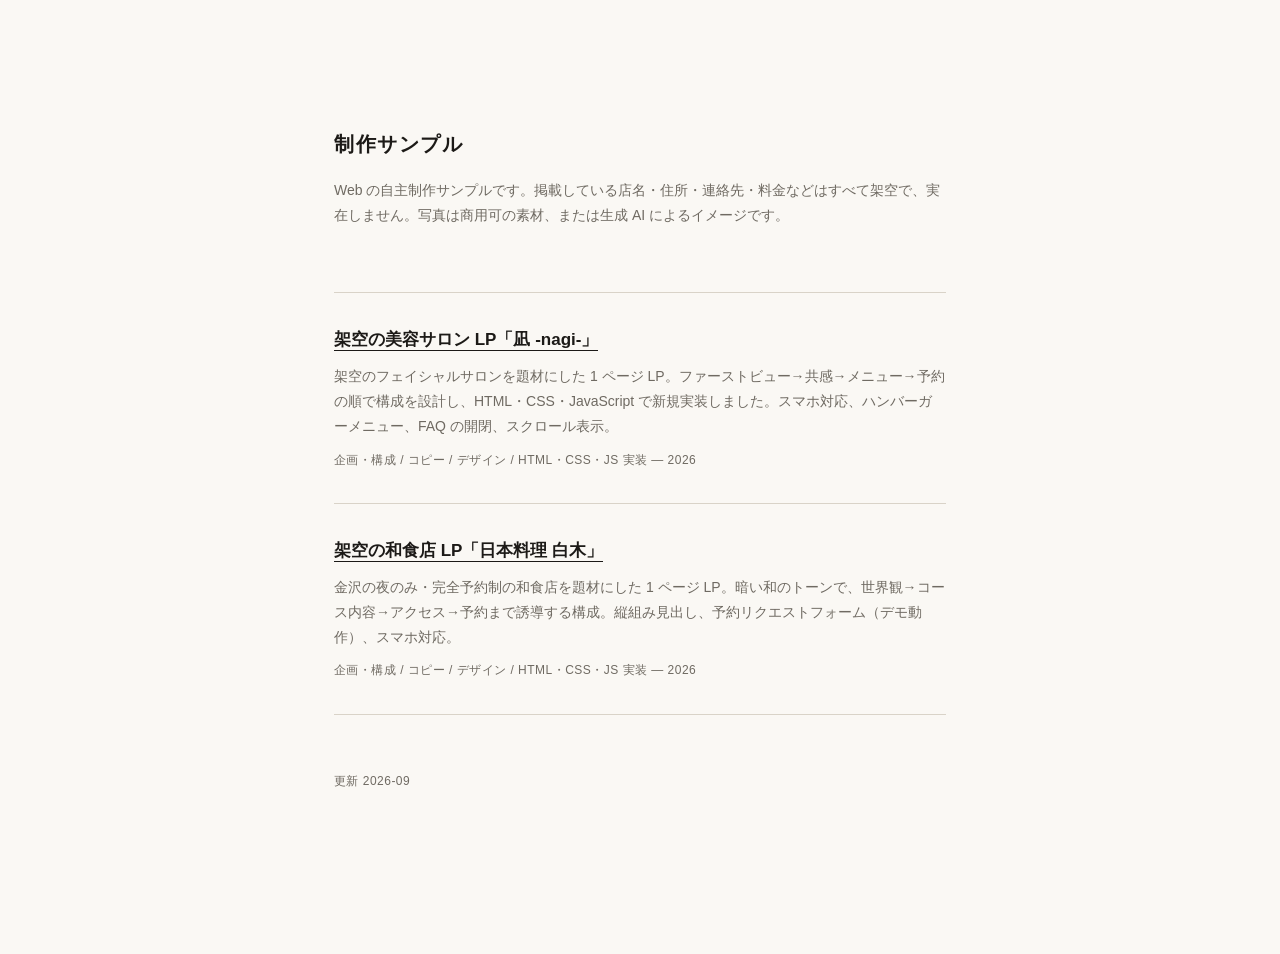
<file: index.html>
<!DOCTYPE html>
<html lang="ja">
<head>
<meta charset="UTF-8">
<meta name="viewport" content="width=device-width, initial-scale=1">
<meta name="robots" content="noindex">
<title>制作サンプル</title>
<style>
  :root {
    --bg: #faf8f4;
    --fg: #1c1a17;
    --muted: #6f6a62;
    --rule: #d9d3c8;
    --link: #1c1a17;
  }
  @media (prefers-color-scheme: dark) {
    :root {
      --bg: #16150f;
      --fg: #e9e4d8;
      --muted: #9a9384;
      --rule: #38352c;
      --link: #e9e4d8;
    }
  }
  * { box-sizing: border-box; }
  html { -webkit-text-size-adjust: 100%; }
  body {
    margin: 0;
    background: var(--bg);
    color: var(--fg);
    font-family: -apple-system, BlinkMacSystemFont, "Hiragino Kaku Gothic ProN", "Hiragino Sans", "Noto Sans JP", "Yu Gothic", Meiryo, sans-serif;
    line-height: 1.8;
    font-size: 16px;
  }
  .wrap {
    max-width: 660px;
    margin: 0 auto;
    padding: 14vh 24px 18vh;
  }
  header { margin-bottom: 64px; }
  h1 {
    font-size: 20px;
    font-weight: 600;
    letter-spacing: 0.08em;
    margin: 0 0 16px;
  }
  header p {
    margin: 0;
    color: var(--muted);
    font-size: 14px;
  }
  .work {
    padding: 32px 0;
    border-top: 1px solid var(--rule);
  }
  .work:last-of-type { border-bottom: 1px solid var(--rule); }
  .work h2 {
    font-size: 17px;
    font-weight: 600;
    margin: 0 0 8px;
  }
  .work h2 a {
    color: var(--link);
    text-decoration: none;
    border-bottom: 1px solid var(--fg);
    padding-bottom: 1px;
  }
  .work h2 a:hover { opacity: 0.6; }
  .work p {
    margin: 0;
    color: var(--muted);
    font-size: 14px;
  }
  .work .meta {
    margin-top: 10px;
    font-size: 12px;
    letter-spacing: 0.04em;
    color: var(--muted);
  }
  footer {
    margin-top: 56px;
    color: var(--muted);
    font-size: 12px;
    letter-spacing: 0.04em;
  }
</style>
</head>
<body>
<div class="wrap">
  <header>
    <h1>制作サンプル</h1>
    <p>Web の自主制作サンプルです。掲載している店名・住所・連絡先・料金などはすべて架空で、実在しません。写真は商用可の素材、または生成 AI によるイメージです。</p>
  </header>

  <main>
    <article class="work">
      <h2><a href="nagi/">架空の美容サロン LP「凪 -nagi-」</a></h2>
      <p>架空のフェイシャルサロンを題材にした 1 ページ LP。ファーストビュー→共感→メニュー→予約の順で構成を設計し、HTML・CSS・JavaScript で新規実装しました。スマホ対応、ハンバーガーメニュー、FAQ の開閉、スクロール表示。</p>
      <p class="meta">企画・構成 / コピー / デザイン / HTML・CSS・JS 実装 — 2026</p>
    </article>

    <article class="work">
      <h2><a href="shiraki/">架空の和食店 LP「日本料理 白木」</a></h2>
      <p>金沢の夜のみ・完全予約制の和食店を題材にした 1 ページ LP。暗い和のトーンで、世界観→コース内容→アクセス→予約まで誘導する構成。縦組み見出し、予約リクエストフォーム（デモ動作）、スマホ対応。</p>
      <p class="meta">企画・構成 / コピー / デザイン / HTML・CSS・JS 実装 — 2026</p>
    </article>
  </main>

  <footer>更新 2026-09</footer>
</div>
</body>
</html>
</file>
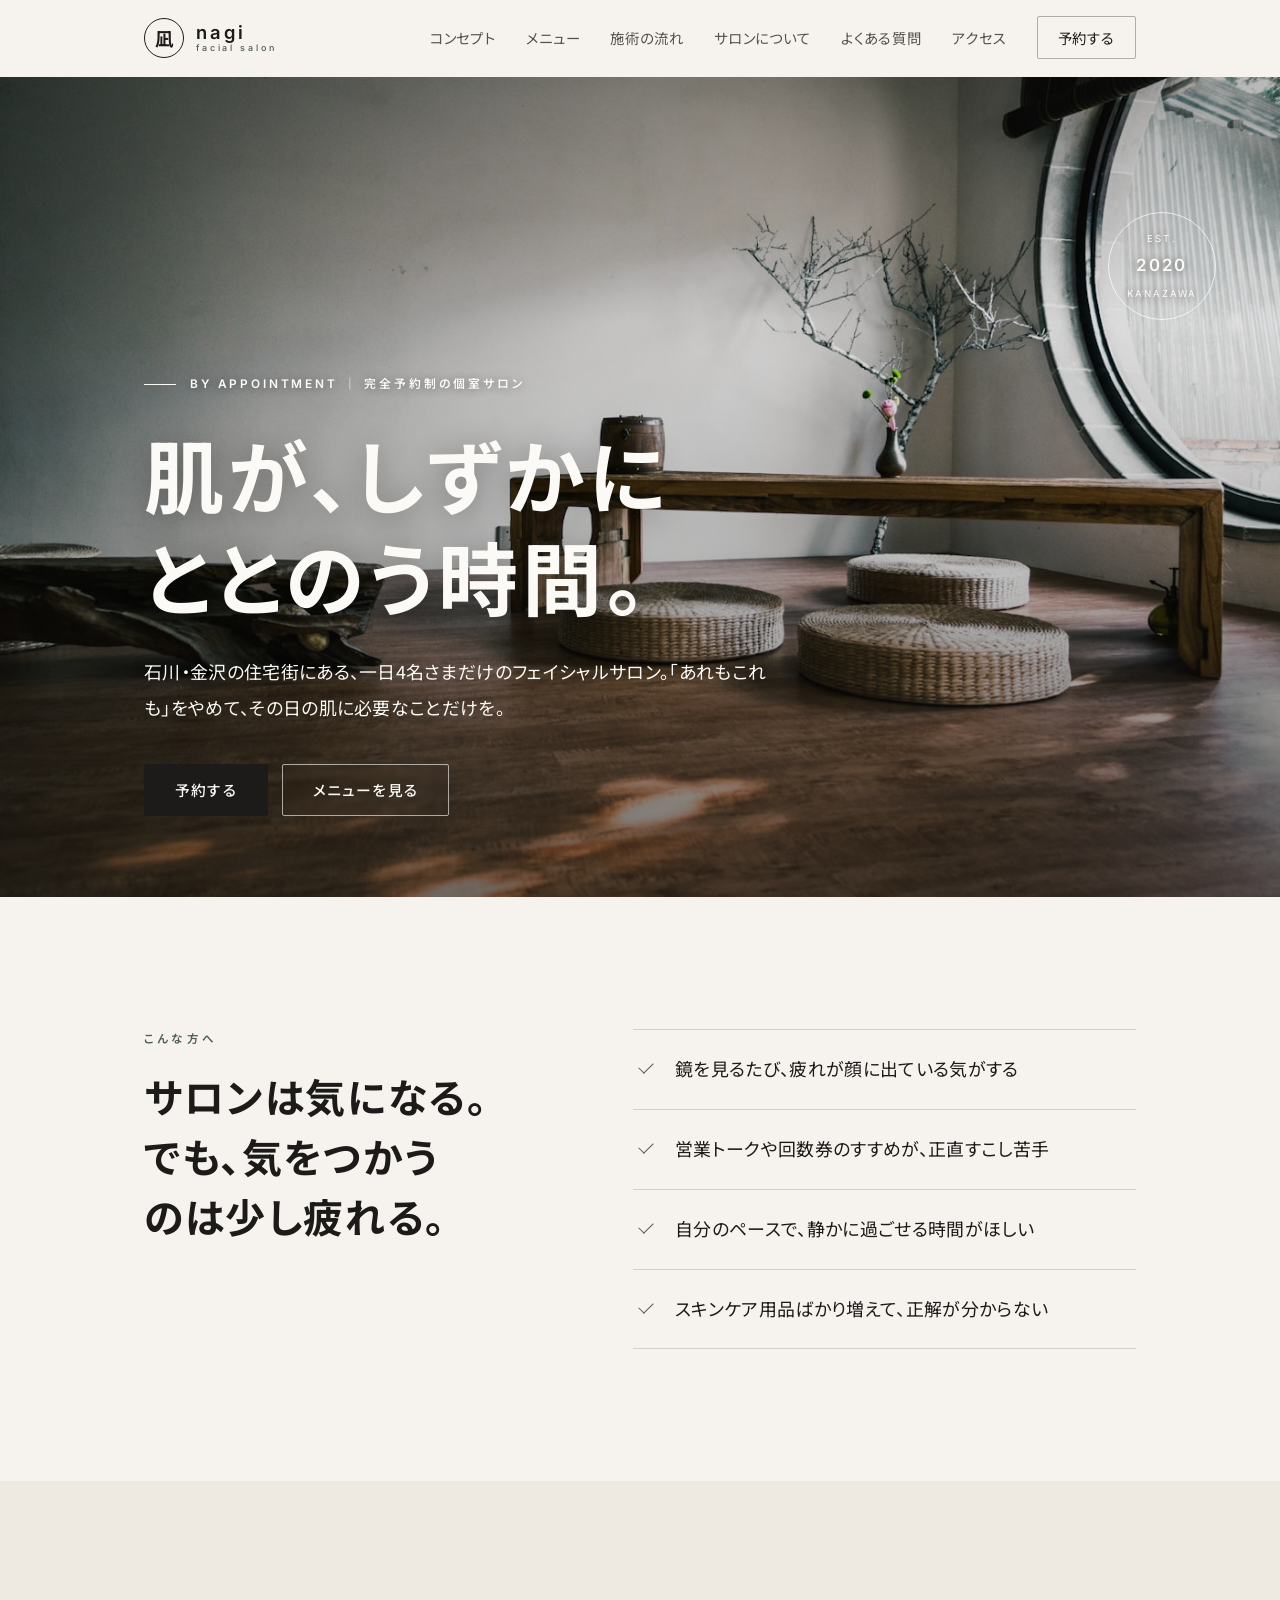
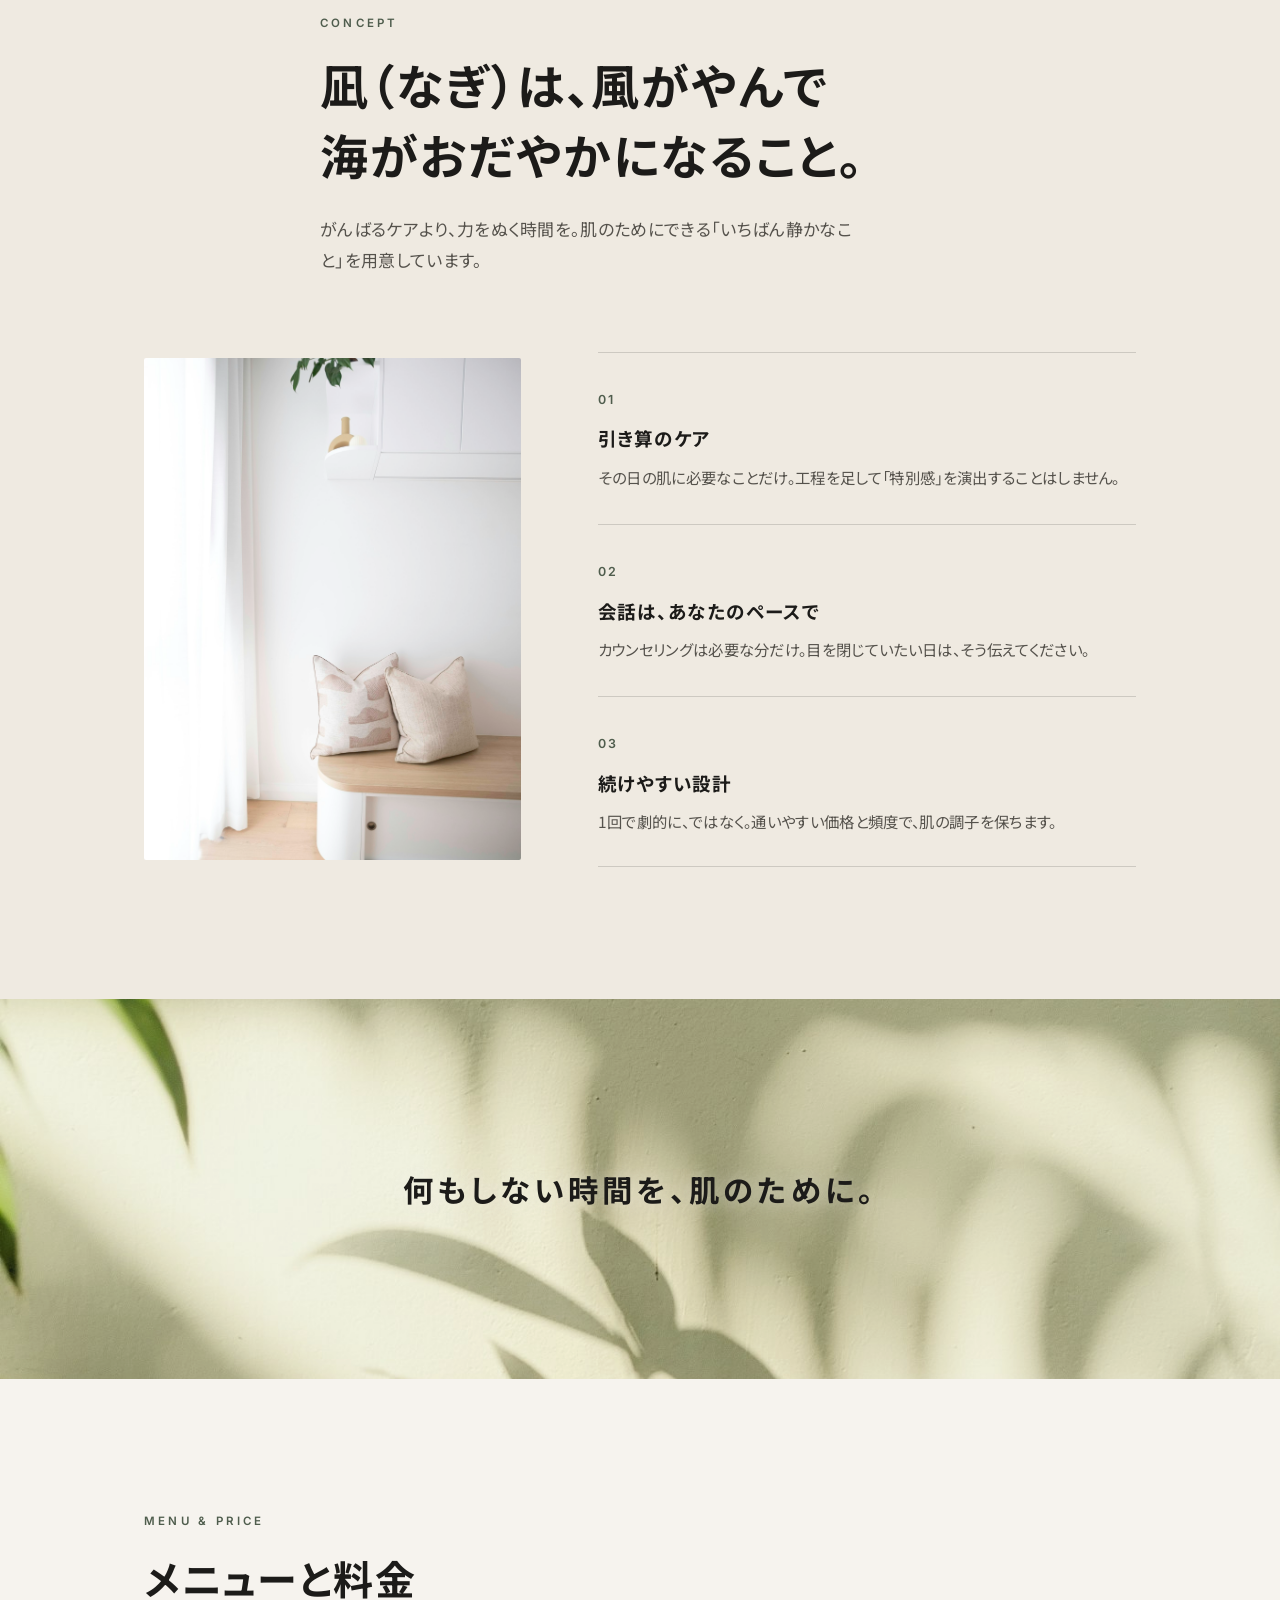
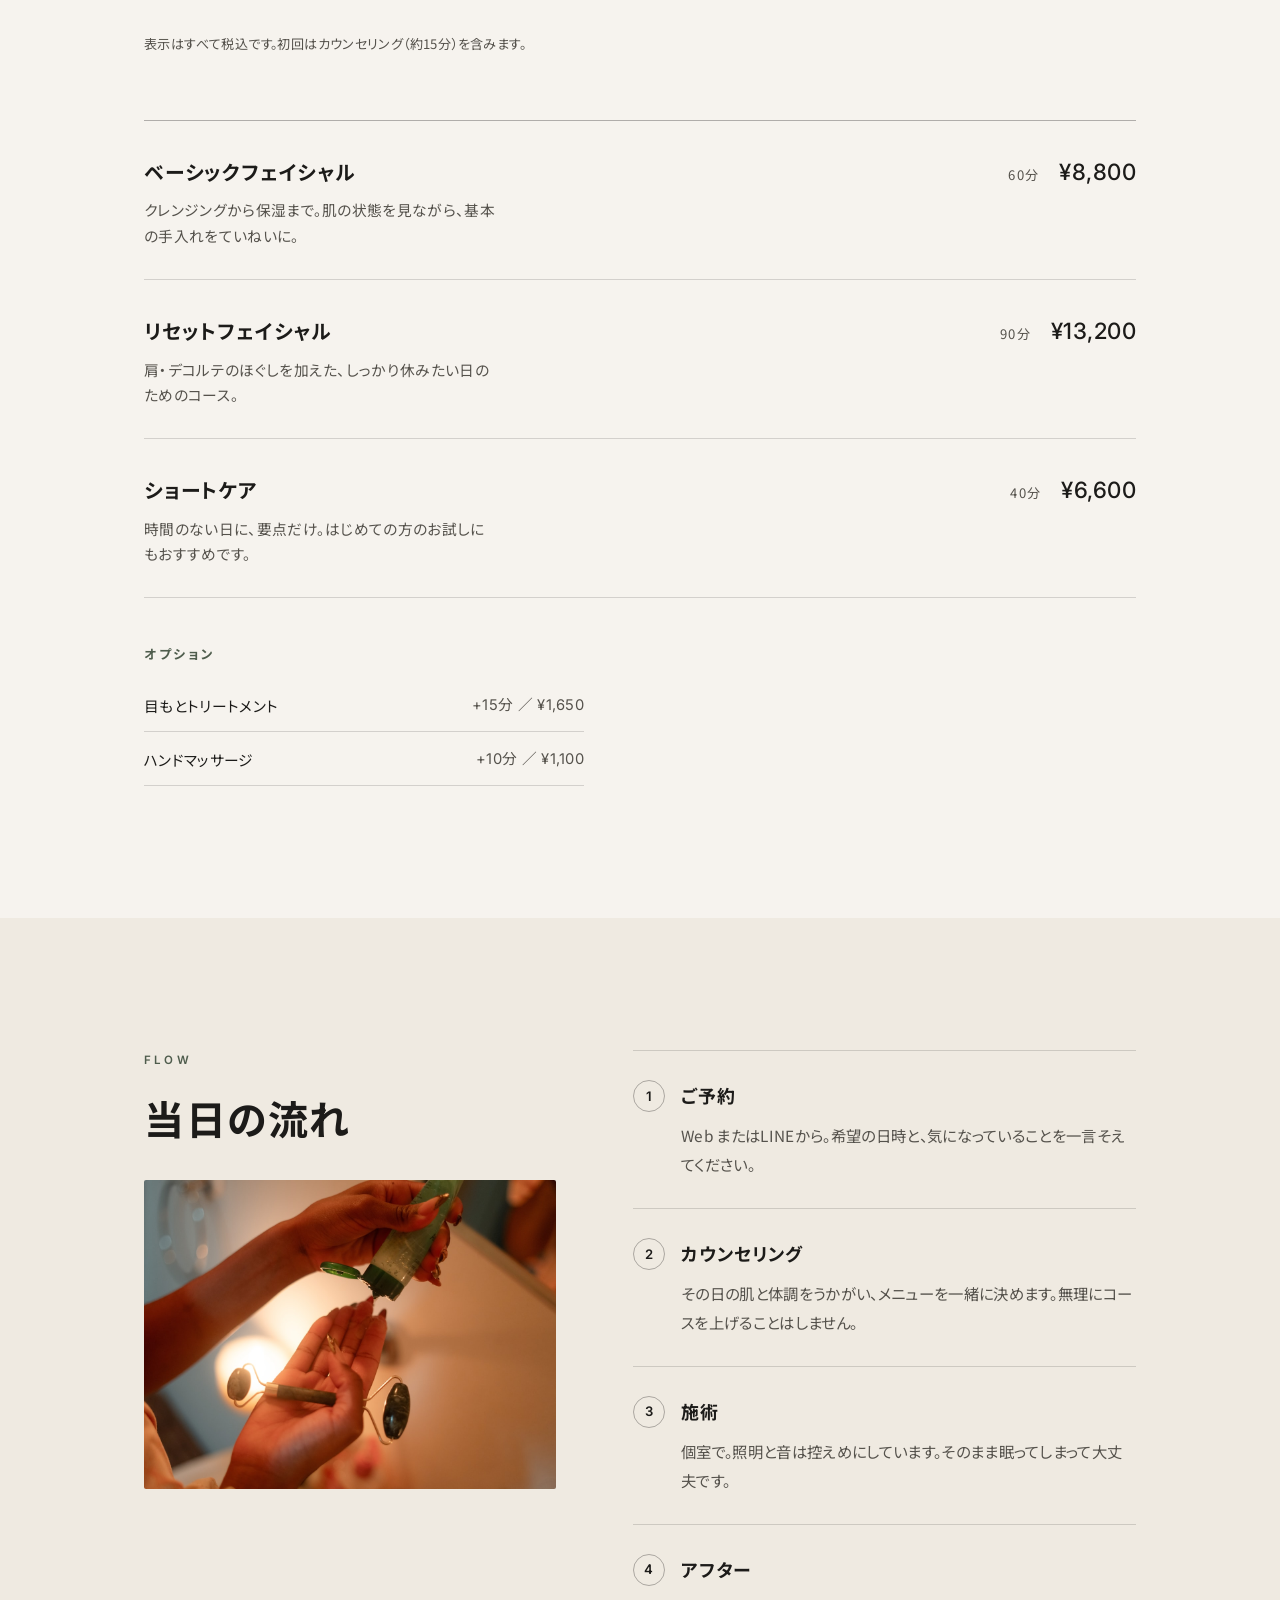
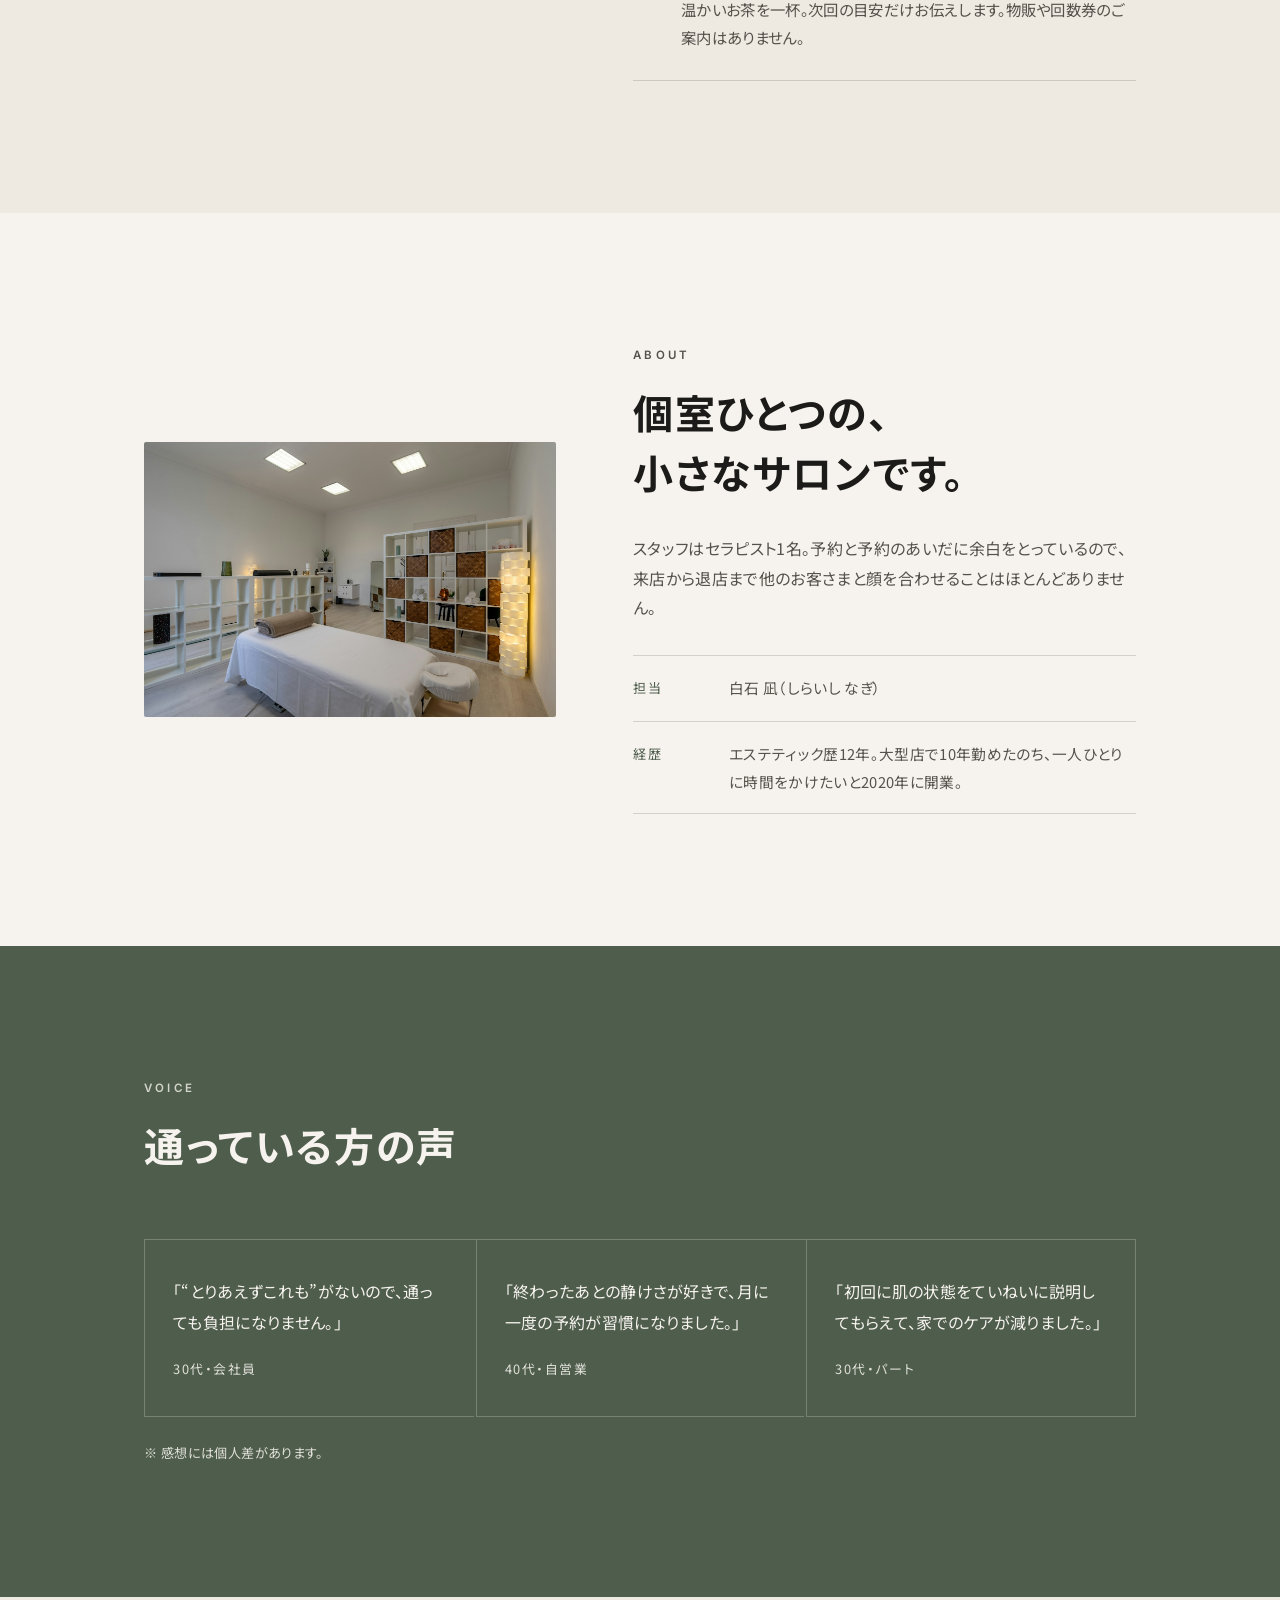
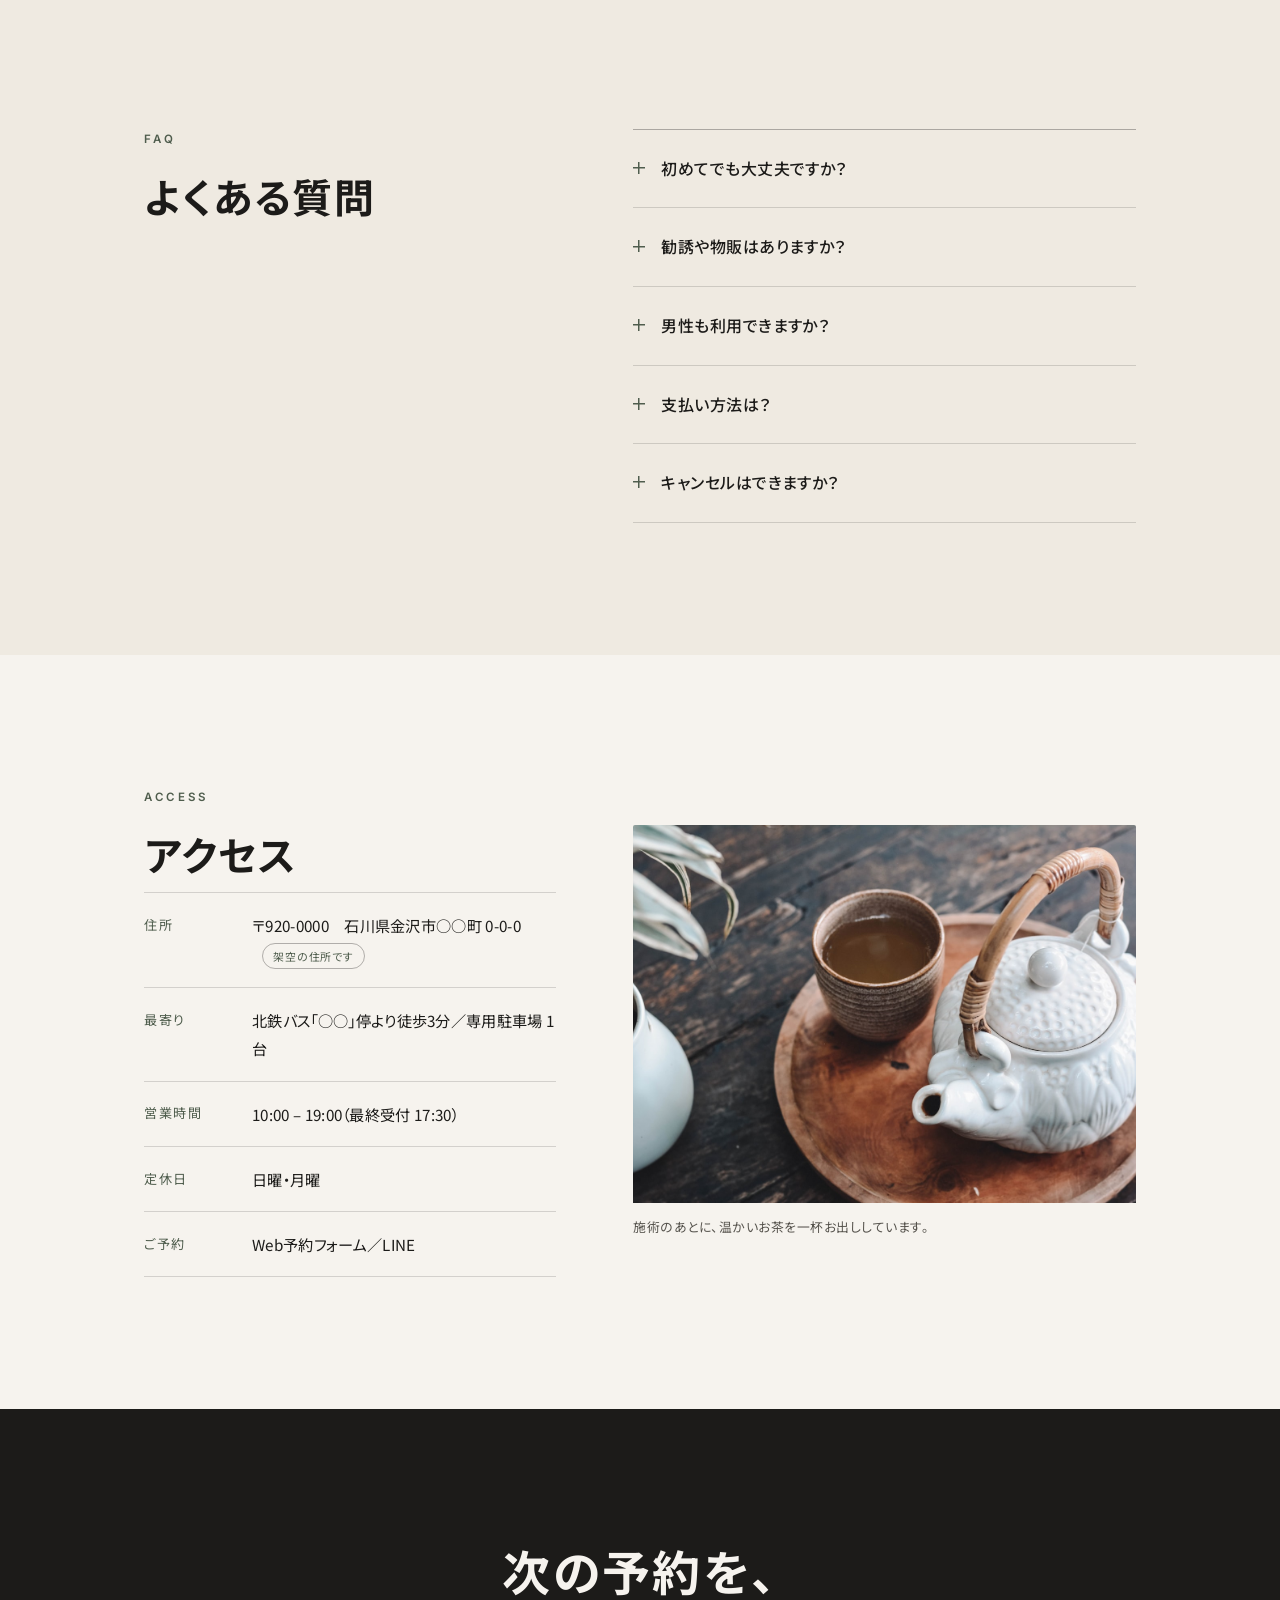
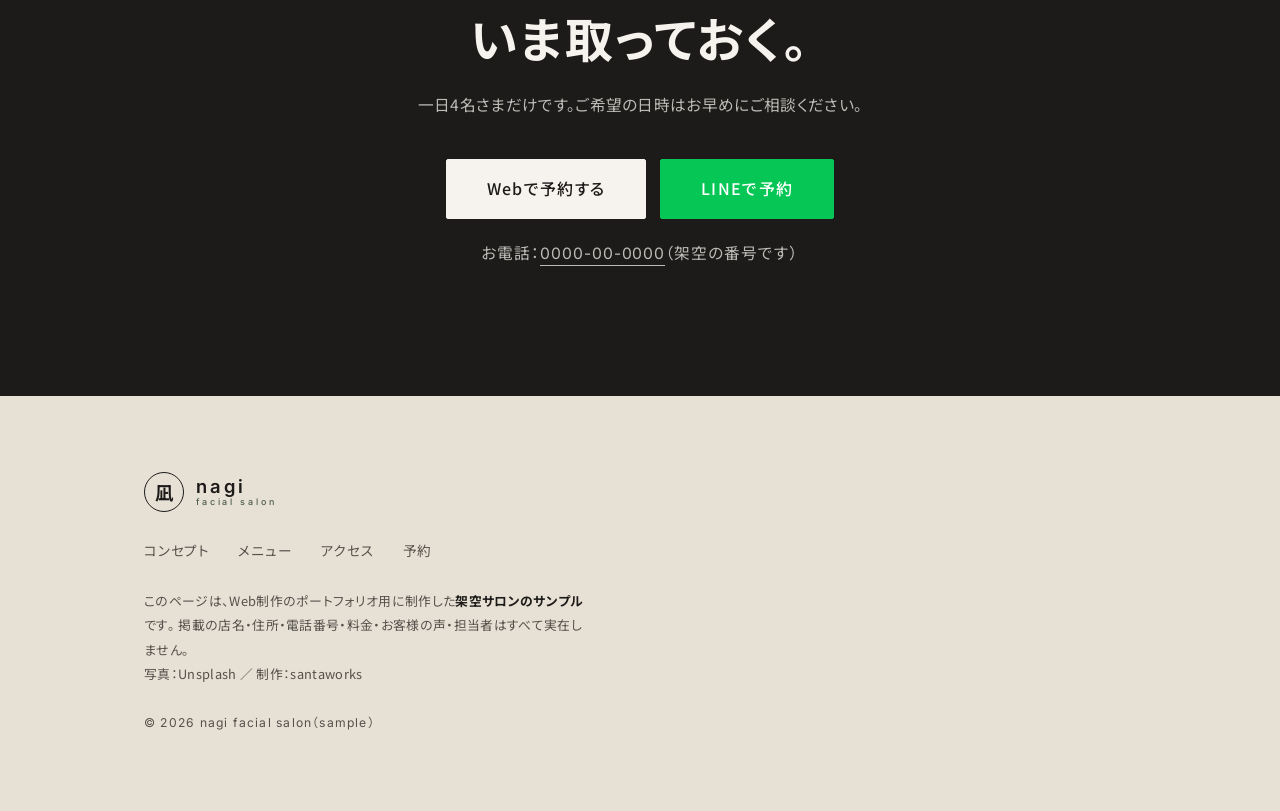
<file: nagi/index.html>
<!doctype html>
<!--
  ============================================================
  凪 -nagi- facial salon  ／  店舗系ランディングページ（サンプル）
  ------------------------------------------------------------
  ※ これはポートフォリオ用に制作した「架空サロン」のサンプルです。
     掲載の店名・住所・電話番号・料金・口コミ・担当者はすべて実在しません。
  制作: santaworks（村田）
  写真: Unsplash（商用利用可・帰属不要のライセンス）
  構成: ファーストビュー → 共感 → コンセプト → メニュー → 施術の流れ
        → サロン紹介 → お客様の声 → FAQ → アクセス → 予約CTA
  ============================================================
-->
<html lang="ja">
<head>
<meta charset="utf-8">
<meta name="viewport" content="width=device-width, initial-scale=1">
<title>凪 -nagi- ｜ 金沢の完全予約制フェイシャルサロン（サンプル）</title>
<meta name="description" content="石川・金沢の住宅街にある、一日4名さまだけの完全予約制フェイシャルサロン「凪 -nagi-」。引き算のケアで、肌がしずかにととのう時間を。（ポートフォリオ用サンプル）">
<meta name="robots" content="noindex">
<meta property="og:type" content="website">
<meta property="og:title" content="凪 -nagi- ｜ 金沢の完全予約制フェイシャルサロン">
<meta property="og:description" content="一日4名さまだけの、静かなフェイシャルサロン。引き算のケアで肌をととのえます。">
<meta property="og:locale" content="ja_JP">
<link rel="preconnect" href="https://fonts.googleapis.com">
<link rel="preconnect" href="https://fonts.gstatic.com" crossorigin>
<link href="https://fonts.googleapis.com/css2?family=Inter:wght@400;500;600&family=Noto+Sans+JP:wght@400;500;700&display=swap" rel="stylesheet">
<link rel="stylesheet" href="css/style.css">
</head>
<body>
<a class="skip-link" href="#main">本文へスキップ</a>

<header class="site-header" data-header>
  <div class="wrap header-inner">
    <a class="brand" href="#top" aria-label="凪 nagi facial salon ホーム">
      <span class="brand-mark">凪</span>
      <span class="brand-type">nagi<span class="brand-sub">facial salon</span></span>
    </a>
    <nav class="nav" aria-label="メインナビゲーション">
      <button class="nav-toggle" type="button" aria-expanded="false" aria-controls="nav-list" data-nav-toggle>
        <span class="nav-toggle-bar" aria-hidden="true"></span>
        <span class="visually-hidden">メニューを開く</span>
      </button>
      <ul class="nav-list" id="nav-list" data-nav-list>
        <li><a href="#concept">コンセプト</a></li>
        <li><a href="#menu">メニュー</a></li>
        <li><a href="#flow">施術の流れ</a></li>
        <li><a href="#salon">サロンについて</a></li>
        <li><a href="#faq">よくある質問</a></li>
        <li><a href="#access">アクセス</a></li>
        <li class="nav-cta"><a href="#reserve">予約する</a></li>
      </ul>
    </nav>
  </div>
</header>

<main id="main">
<span id="top"></span>

<!-- 1. ファーストビュー -->
<section class="hero" aria-labelledby="hero-title">
  <div class="hero-media">
    <img src="images/room2.jpg" alt="やわらかな陽が差し込む、静かなサロンの一室" fetchpriority="high" width="1600" height="1067">
    <span class="hero-scrim" aria-hidden="true"></span>
  </div>
  <div class="wrap hero-body">
    <p class="hero-kicker"><span class="rule" aria-hidden="true"></span><span class="hero-kicker-text">BY APPOINTMENT ｜ 完全予約制の個室サロン</span></p>
    <h1 id="hero-title" class="hero-title">肌が、しずかに<br>ととのう時間。</h1>
    <p class="hero-lead">石川・金沢の住宅街にある、一日4名さまだけのフェイシャルサロン。「あれもこれも」をやめて、その日の肌に必要なことだけを。</p>
    <div class="hero-actions">
      <a class="btn btn-primary" href="#reserve">予約する</a>
      <a class="btn btn-ghost" href="#menu">メニューを見る</a>
    </div>
  </div>
  <span class="hero-badge" aria-hidden="true">
    <span>EST.</span><b>2020</b><span>KANAZAWA</span>
  </span>
</section>

<!-- 2. 共感 -->
<section class="section section-empathy reveal" aria-labelledby="empathy-title">
  <div class="wrap grid-2">
    <div class="col-head">
      <p class="kicker">こんな方へ</p>
      <h2 id="empathy-title" class="h2">サロンは気になる。でも、気をつかうのは少し疲れる。</h2>
    </div>
    <ul class="checklist">
      <li>鏡を見るたび、疲れが顔に出ている気がする</li>
      <li>営業トークや回数券のすすめが、正直すこし苦手</li>
      <li>自分のペースで、静かに過ごせる時間がほしい</li>
      <li>スキンケア用品ばかり増えて、正解が分からない</li>
    </ul>
  </div>
</section>

<!-- 3. コンセプト -->
<section class="section section-concept reveal" id="concept" aria-labelledby="concept-title">
  <div class="wrap concept-top">
    <p class="kicker">CONCEPT</p>
    <h2 id="concept-title" class="h2 h2-lg">凪（なぎ）は、風がやんで海がおだやかになること。</h2>
    <p class="lead">がんばるケアより、力をぬく時間を。肌のためにできる「いちばん静かなこと」を用意しています。</p>
  </div>
  <div class="wrap concept-grid">
    <figure class="concept-figure">
      <img src="images/corner.jpg" alt="窓辺のベンチとクッション。やわらかい光" loading="lazy" width="1000" height="1500">
    </figure>
    <ol class="concept-list">
      <li>
        <span class="num">01</span>
        <h3>引き算のケア</h3>
        <p>その日の肌に必要なことだけ。工程を足して「特別感」を演出することはしません。</p>
      </li>
      <li>
        <span class="num">02</span>
        <h3>会話は、あなたのペースで</h3>
        <p>カウンセリングは必要な分だけ。目を閉じていたい日は、そう伝えてください。</p>
      </li>
      <li>
        <span class="num">03</span>
        <h3>続けやすい設計</h3>
        <p>1回で劇的に、ではなく。通いやすい価格と頻度で、肌の調子を保ちます。</p>
      </li>
    </ol>
  </div>
</section>

<!-- バンド（装飾） -->
<section class="band" aria-hidden="true">
  <img src="images/shadow.jpg" alt="" loading="lazy" width="1400" height="1867">
  <p class="band-text">何もしない時間を、肌のために。</p>
</section>

<!-- 4. メニュー & 料金 -->
<section class="section section-menu reveal" id="menu" aria-labelledby="menu-title">
  <div class="wrap">
    <div class="section-head">
      <p class="kicker">MENU &amp; PRICE</p>
      <h2 id="menu-title" class="h2">メニューと料金</h2>
      <p class="note">表示はすべて税込です。初回はカウンセリング（約15分）を含みます。</p>
    </div>
    <div class="menu-list">
      <article class="menu-item">
        <div class="menu-item-main">
          <h3>ベーシックフェイシャル</h3>
          <p>クレンジングから保湿まで。肌の状態を見ながら、基本の手入れをていねいに。</p>
        </div>
        <div class="menu-item-meta">
          <span class="time">60分</span>
          <span class="price">¥8,800</span>
        </div>
      </article>
      <article class="menu-item">
        <div class="menu-item-main">
          <h3>リセットフェイシャル</h3>
          <p>肩・デコルテのほぐしを加えた、しっかり休みたい日のためのコース。</p>
        </div>
        <div class="menu-item-meta">
          <span class="time">90分</span>
          <span class="price">¥13,200</span>
        </div>
      </article>
      <article class="menu-item">
        <div class="menu-item-main">
          <h3>ショートケア</h3>
          <p>時間のない日に、要点だけ。はじめての方のお試しにもおすすめです。</p>
        </div>
        <div class="menu-item-meta">
          <span class="time">40分</span>
          <span class="price">¥6,600</span>
        </div>
      </article>
    </div>
    <div class="menu-option">
      <h3>オプション</h3>
      <ul>
        <li><span>目もとトリートメント</span><span>+15分 ／ ¥1,650</span></li>
        <li><span>ハンドマッサージ</span><span>+10分 ／ ¥1,100</span></li>
      </ul>
    </div>
  </div>
</section>

<!-- 5. 施術の流れ -->
<section class="section section-flow reveal" id="flow" aria-labelledby="flow-title">
  <div class="wrap grid-2 flow-grid">
    <div class="col-head">
      <p class="kicker">FLOW</p>
      <h2 id="flow-title" class="h2">当日の流れ</h2>
      <figure class="flow-figure">
        <img src="images/hands.jpg" alt="手のひらに美容液をとる様子" loading="lazy" width="1400" height="933">
      </figure>
    </div>
    <ol class="steps">
      <li>
        <h3><span class="step-no">1</span>ご予約</h3>
        <p>Web またはLINEから。希望の日時と、気になっていることを一言そえてください。</p>
      </li>
      <li>
        <h3><span class="step-no">2</span>カウンセリング</h3>
        <p>その日の肌と体調をうかがい、メニューを一緒に決めます。無理にコースを上げることはしません。</p>
      </li>
      <li>
        <h3><span class="step-no">3</span>施術</h3>
        <p>個室で。照明と音は控えめにしています。そのまま眠ってしまって大丈夫です。</p>
      </li>
      <li>
        <h3><span class="step-no">4</span>アフター</h3>
        <p>温かいお茶を一杯。次回の目安だけお伝えします。物販や回数券のご案内はありません。</p>
      </li>
    </ol>
  </div>
</section>

<!-- 6. サロンについて -->
<section class="section section-salon reveal" id="salon" aria-labelledby="salon-title">
  <div class="wrap grid-2 salon-grid">
    <figure class="salon-figure">
      <img src="images/room.jpg" alt="ベッドと棚が置かれた、明るいサロンの個室" loading="lazy" width="1600" height="1067">
    </figure>
    <div class="salon-body">
      <p class="kicker">ABOUT</p>
      <h2 id="salon-title" class="h2">個室ひとつの、<br>小さなサロンです。</h2>
      <p>スタッフはセラピスト1名。予約と予約のあいだに余白をとっているので、来店から退店まで他のお客さまと顔を合わせることはほとんどありません。</p>
      <dl class="salon-profile">
        <div>
          <dt>担当</dt>
          <dd>白石 凪（しらいし なぎ）</dd>
        </div>
        <div>
          <dt>経歴</dt>
          <dd>エステティック歴12年。大型店で10年勤めたのち、一人ひとりに時間をかけたいと2020年に開業。</dd>
        </div>
      </dl>
    </div>
  </div>
</section>

<!-- 7. お客様の声 -->
<section class="section section-voice reveal" aria-labelledby="voice-title">
  <div class="wrap">
    <div class="section-head">
      <p class="kicker">VOICE</p>
      <h2 id="voice-title" class="h2">通っている方の声</h2>
    </div>
    <div class="voice-grid">
      <blockquote class="voice-card">
        <p>「“とりあえずこれも”がないので、通っても負担になりません。」</p>
        <footer>30代・会社員</footer>
      </blockquote>
      <blockquote class="voice-card">
        <p>「終わったあとの静けさが好きで、月に一度の予約が習慣になりました。」</p>
        <footer>40代・自営業</footer>
      </blockquote>
      <blockquote class="voice-card">
        <p>「初回に肌の状態をていねいに説明してもらえて、家でのケアが減りました。」</p>
        <footer>30代・パート</footer>
      </blockquote>
    </div>
    <p class="note">※ 感想には個人差があります。</p>
  </div>
</section>

<!-- 8. FAQ -->
<section class="section section-faq reveal" id="faq" aria-labelledby="faq-title">
  <div class="wrap grid-2 faq-grid">
    <div class="col-head">
      <p class="kicker">FAQ</p>
      <h2 id="faq-title" class="h2">よくある質問</h2>
    </div>
    <div class="faq-list" data-faq>
      <details>
        <summary>初めてでも大丈夫ですか？</summary>
        <div class="faq-answer"><p>はい。初回はカウンセリングを含めてご案内します。当日でも空きがあればご予約いただけます。</p></div>
      </details>
      <details>
        <summary>勧誘や物販はありますか？</summary>
        <div class="faq-answer"><p>回数券や化粧品の販売はしていません。ご希望があったときだけ、市販品の使い方をお伝えします。</p></div>
      </details>
      <details>
        <summary>男性も利用できますか？</summary>
        <div class="faq-answer"><p>申し訳ありませんが、現在は女性のみのご案内とさせていただいています。</p></div>
      </details>
      <details>
        <summary>支払い方法は？</summary>
        <div class="faq-answer"><p>現金・各種QRコード決済・クレジットカードがご利用いただけます。</p></div>
      </details>
      <details>
        <summary>キャンセルはできますか？</summary>
        <div class="faq-answer"><p>前日までのご連絡で無料です。当日のキャンセルは施術料の50%を申し受けます。</p></div>
      </details>
    </div>
  </div>
</section>

<!-- 9. アクセス -->
<section class="section section-access reveal" id="access" aria-labelledby="access-title">
  <div class="wrap grid-2 access-grid">
    <div class="access-body">
      <p class="kicker">ACCESS</p>
      <h2 id="access-title" class="h2">アクセス</h2>
      <dl class="access-list">
        <div><dt>住所</dt><dd>〒920-0000　石川県金沢市○○町 0-0-0<span class="tag-sample">架空の住所です</span></dd></div>
        <div><dt>最寄り</dt><dd>北鉄バス「○○」停より徒歩3分／専用駐車場 1台</dd></div>
        <div><dt>営業時間</dt><dd>10:00 – 19:00（最終受付 17:30）</dd></div>
        <div><dt>定休日</dt><dd>日曜・月曜</dd></div>
        <div><dt>ご予約</dt><dd>Web予約フォーム／LINE</dd></div>
      </dl>
    </div>
    <figure class="access-figure">
      <img src="images/tea.jpg" alt="木のトレイにのせた湯のみとティーポット" loading="lazy" width="1400" height="933">
      <figcaption>施術のあとに、温かいお茶を一杯お出ししています。</figcaption>
    </figure>
  </div>
</section>

<!-- 10. 予約CTA -->
<section class="reserve" id="reserve" aria-labelledby="reserve-title">
  <div class="wrap reserve-inner">
    <h2 id="reserve-title">次の予約を、<br>いま取っておく。</h2>
    <p>一日4名さまだけです。ご希望の日時はお早めにご相談ください。</p>
    <div class="reserve-actions">
      <a class="btn btn-primary btn-lg" href="#" aria-label="Web予約フォームへ（サンプルのためリンクは無効です）">Webで予約する</a>
      <a class="btn btn-line btn-lg" href="#" aria-label="LINEで予約（サンプルのためリンクは無効です）">LINEで予約</a>
    </div>
    <p class="reserve-tel">お電話：<a href="#">0000-00-0000</a>（架空の番号です）</p>
  </div>
</section>
</main>

<footer class="site-footer">
  <div class="wrap footer-inner">
    <div class="footer-brand">
      <span class="brand-mark">凪</span>
      <span class="brand-type">nagi<span class="brand-sub">facial salon</span></span>
    </div>
    <ul class="footer-links">
      <li><a href="#concept">コンセプト</a></li>
      <li><a href="#menu">メニュー</a></li>
      <li><a href="#access">アクセス</a></li>
      <li><a href="#reserve">予約</a></li>
    </ul>
    <p class="footer-disclaimer">
      このページは、Web制作のポートフォリオ用に制作した<strong>架空サロンのサンプル</strong>です。
      掲載の店名・住所・電話番号・料金・お客様の声・担当者はすべて実在しません。<br>
      写真：Unsplash ／ 制作：santaworks
    </p>
    <p class="footer-copy">© 2026 nagi facial salon（sample）</p>
  </div>
</footer>

<script src="js/main.js"></script>
</body>
</html>
</file>
<file: nagi/css/style.css>
/* =========================================================
   凪 -nagi- facial salon  —  style.css
   設計方針: 配色3色（ペーパー / インク / セージ）、ヘアライン、
            余白広め、タイポで階層。装飾は足さない。
   ========================================================= */

/* ---------- tokens ---------- */
:root{
  --paper:      #f6f3ee;
  --paper-2:    #efeae1;
  --paper-3:    #e7e1d5;
  --ink:        #1c1b19;
  --ink-soft:   #55524c;
  --sage:       #7c8a7a;
  --sage-deep:  #4f5d4d;
  --line:       rgba(28,27,25,.16);
  --line-strong:rgba(28,27,25,.32);
  --white:      #fbfaf7;

  --font-jp: "Noto Sans JP", "Hiragino Sans", "Hiragino Kaku Gothic ProN", "Yu Gothic", sans-serif;
  --font-en: "Inter", var(--font-jp);

  --wrap: 1120px;
  --gutter: clamp(20px, 5vw, 64px);
  --sp-section: clamp(64px, 11vw, 132px);

  --radius: 2px;
  --ease: cubic-bezier(.22,.61,.36,1);
}

/* ---------- reset-ish ---------- */
*,*::before,*::after{ box-sizing:border-box; }
html{ -webkit-text-size-adjust:100%; scroll-behavior:smooth; }
@media (prefers-reduced-motion: reduce){ html{ scroll-behavior:auto; } }

body{
  margin:0;
  background:var(--paper);
  color:var(--ink);
  font-family:var(--font-jp);
  font-weight:400;
  line-height:1.85;
  letter-spacing:.02em;
  font-feature-settings:"palt" 1;
  -webkit-font-smoothing:antialiased;
  text-rendering:optimizeLegibility;
}

img{ max-width:100%; height:auto; display:block; }
h1,h2,h3,p,ul,ol,dl,figure,blockquote{ margin:0; }
ul,ol{ padding:0; list-style:none; }
a{ color:inherit; text-decoration:none; }

/* ---------- helpers ---------- */
.wrap{
  width:100%;
  max-width:var(--wrap);
  margin-inline:auto;
  padding-inline:var(--gutter);
}
.visually-hidden,
.skip-link:not(:focus):not(:focus-within){
  position:absolute !important;
  width:1px;height:1px;padding:0;margin:-1px;
  overflow:hidden;clip:rect(0 0 0 0);white-space:nowrap;border:0;
}
.skip-link{
  position:fixed; top:12px; left:12px; z-index:200;
  background:var(--ink); color:var(--white);
  padding:10px 16px; font-size:.85rem; border-radius:var(--radius);
}

:where(a,button,summary,input):focus-visible{
  outline:2px solid var(--sage-deep);
  outline-offset:3px;
  border-radius:var(--radius);
}

.kicker{
  font-family:var(--font-en);
  font-size:.72rem;
  font-weight:600;
  letter-spacing:.28em;
  text-transform:uppercase;
  color:var(--sage-deep);
  margin-bottom:1.4em;
}
.note{
  font-size:.82rem;
  line-height:1.8;
  color:var(--ink-soft);
  letter-spacing:.03em;
}

.h2{
  font-size:clamp(1.6rem, 1rem + 2.6vw, 2.5rem);
  font-weight:700;
  line-height:1.5;
  letter-spacing:.04em;
  text-wrap:balance;
  line-break:strict;
}
.h2-lg{
  font-size:clamp(1.85rem, 1rem + 3.4vw, 3rem);
  line-height:1.45;
}
.lead{
  margin-top:1.4em;
  font-size:clamp(.95rem, .9rem + .3vw, 1.06rem);
  color:var(--ink-soft);
  text-wrap:pretty;
  line-break:strict;
}

/* ---------- buttons ---------- */
.btn{
  --btn-fg:var(--white);
  --btn-bg:var(--ink);
  display:inline-flex;
  align-items:center;
  justify-content:center;
  gap:.5em;
  min-height:52px;
  padding:0 30px;
  font-size:.92rem;
  font-weight:500;
  letter-spacing:.08em;
  color:var(--btn-fg);
  background:var(--btn-bg);
  border:1px solid var(--btn-bg);
  border-radius:var(--radius);
  transition:transform .25s var(--ease), background-color .25s var(--ease), color .25s var(--ease);
}
.btn:hover{ transform:translateY(-2px); }
.btn:active{ transform:translateY(0); }
.btn-primary{ --btn-bg:var(--ink); --btn-fg:var(--white); }
.btn-primary:hover{ background:var(--sage-deep); border-color:var(--sage-deep); }
.btn-ghost{
  --btn-bg:transparent; --btn-fg:var(--ink);
  border-color:var(--line-strong);
}
.btn-ghost:hover{ border-color:var(--ink); background:transparent; }
.btn-line{
  --btn-bg:#06c755; --btn-fg:#fff; border-color:#06c755;
}
.btn-line:hover{ background:#05b64d; border-color:#05b64d; }
.btn-lg{ min-height:60px; padding:0 40px; font-size:1rem; }

@media (prefers-reduced-motion: reduce){
  .btn:hover{ transform:none; }
}

/* ---------- brand lockup ---------- */
.brand,.footer-brand{ display:inline-flex; align-items:center; gap:12px; }
.brand-mark{
  display:inline-grid;
  place-items:center;
  width:40px;height:40px;
  border:1px solid currentColor;
  border-radius:50%;
  font-size:1.15rem;
  font-weight:700;
  line-height:1;
}
.brand-type{
  font-family:var(--font-en);
  font-size:1.16rem;
  font-weight:600;
  letter-spacing:.16em;
  line-height:1;
  display:flex;
  flex-direction:column;
  gap:3px;
}
.brand-sub{
  font-size:.56rem;
  letter-spacing:.32em;
  font-weight:500;
  color:var(--sage-deep);
}

/* ---------- header ---------- */
.site-header{
  position:sticky;
  top:0;
  z-index:100;
  background:color-mix(in srgb, var(--paper) 88%, transparent);
  backdrop-filter:saturate(1.1) blur(8px);
  border-bottom:1px solid transparent;
  transition:border-color .3s var(--ease), background-color .3s var(--ease);
}
.site-header[data-stuck]{
  border-bottom-color:var(--line);
  background:color-mix(in srgb, var(--paper) 96%, transparent);
}
.header-inner{
  display:flex;
  align-items:center;
  justify-content:space-between;
  min-height:76px;
}
.nav-list{
  display:flex;
  align-items:center;
  gap:30px;
  font-size:.9rem;
  letter-spacing:.06em;
}
.nav-list a{
  position:relative;
  padding-block:6px;
  color:var(--ink-soft);
  transition:color .2s var(--ease);
}
.nav-list a:hover{ color:var(--ink); }
.nav-list a::after{
  content:"";
  position:absolute; left:0; bottom:0;
  width:100%; height:1px;
  background:var(--ink);
  transform:scaleX(0);
  transform-origin:right;
  transition:transform .3s var(--ease);
}
.nav-list a:hover::after{ transform:scaleX(1); transform-origin:left; }
.nav-cta a{
  color:var(--ink);
  border:1px solid var(--line-strong);
  border-radius:var(--radius);
  padding:10px 20px;
}
.nav-cta a::after{ display:none; }
.nav-cta a:hover{ background:var(--ink); color:var(--white); border-color:var(--ink); }

.nav-toggle{
  display:none;
  width:44px;height:44px;
  padding:0;
  background:transparent;
  border:1px solid var(--line-strong);
  border-radius:var(--radius);
  cursor:pointer;
}
.nav-toggle-bar,
.nav-toggle-bar::before,
.nav-toggle-bar::after{
  content:"";
  display:block;
  width:20px;height:1.5px;
  margin-inline:auto;
  background:var(--ink);
  transition:transform .3s var(--ease), opacity .2s var(--ease);
}
.nav-toggle-bar::before{ transform:translateY(-6px); }
.nav-toggle-bar::after{ transform:translateY(4.5px); }
.nav-toggle[aria-expanded="true"] .nav-toggle-bar{ background:transparent; }
.nav-toggle[aria-expanded="true"] .nav-toggle-bar::before{ transform:translateY(0) rotate(45deg); }
.nav-toggle[aria-expanded="true"] .nav-toggle-bar::after{ transform:translateY(-1.5px) rotate(-45deg); }

/* ---------- hero ---------- */
.hero{
  position:relative;
  min-height:min(92vh, 820px);
  display:flex;
  align-items:flex-end;
  padding-block:clamp(90px, 18vh, 190px) clamp(48px, 9vh, 96px);
  overflow:hidden;
  color:var(--white);
}
.hero-media{ position:absolute; inset:0; z-index:-1; }
.hero-media img{
  width:100%; height:100%;
  object-fit:cover;
  object-position:center 62%;
}
.hero-scrim{
  position:absolute; inset:0;
  background:
    linear-gradient(to top, rgba(20,19,17,.62) 0%, rgba(20,19,17,.28) 38%, rgba(20,19,17,.12) 70%, rgba(20,19,17,.30) 100%);
}
.hero-body{ position:relative; }
.hero-kicker{
  display:flex; align-items:center; gap:14px;
  font-family:var(--font-en);
  font-size:.74rem; font-weight:600;
  letter-spacing:.24em;
  text-transform:uppercase;
  margin-bottom:26px;
  text-shadow:0 1px 10px rgba(0,0,0,.4);
}
.hero-kicker .rule{ width:32px; height:1.5px; background:currentColor; flex:none; }
.hero-kicker-text{ word-break:keep-all; }
.hero-title{
  font-size:clamp(2.4rem, 1.2rem + 6vw, 5rem);
  font-weight:700;
  line-height:1.28;
  letter-spacing:.05em;
  text-shadow:0 4px 30px rgba(0,0,0,.32);
  text-wrap:balance;
  line-break:strict;
}
.hero-lead{
  max-width:36em;
  margin-top:28px;
  font-size:clamp(.95rem, .88rem + .4vw, 1.12rem);
  line-height:2;
  text-shadow:0 1px 14px rgba(0,0,0,.45);
  text-wrap:pretty;
  line-break:strict;
}
.hero-actions{
  display:flex;
  flex-wrap:wrap;
  gap:14px;
  margin-top:38px;
}
.hero-actions .btn-ghost{
  --btn-fg:var(--white);
  border-color:rgba(255,255,255,.6);
  backdrop-filter:blur(2px);
}
.hero-actions .btn-ghost:hover{ border-color:#fff; background:rgba(255,255,255,.1); }
.hero-badge{
  position:absolute;
  top:clamp(96px, 15vh, 150px);
  right:var(--gutter);
  width:108px;height:108px;
  display:grid;
  place-content:center;
  gap:3px;
  text-align:center;
  border:1px solid rgba(255,255,255,.7);
  border-radius:50%;
  font-family:var(--font-en);
  font-size:.6rem;
  letter-spacing:.22em;
  text-shadow:0 1px 8px rgba(0,0,0,.5);
}
.hero-badge b{ font-size:1.05rem; font-weight:600; letter-spacing:.14em; }
@media (max-width:720px){ .hero-badge{ display:none; } }

/* ---------- section base ---------- */
.section{ padding-block:var(--sp-section); }
.section-empathy{ background:var(--paper); }
.section-concept{ background:var(--paper-2); }
.section-menu{ background:var(--paper); }
.section-flow{ background:var(--paper-2); }
.section-salon{ background:var(--paper); }
.section-voice{ background:var(--sage-deep); color:var(--paper); }
.section-faq{ background:var(--paper-2); }
.section-access{ background:var(--paper); }

.section-head{ max-width:40rem; margin-bottom:clamp(36px, 6vw, 64px); }
.section-head .h2{ margin-bottom:.6em; }

.grid-2{
  display:grid;
  grid-template-columns:minmax(0, .82fr) minmax(0, 1fr);
  gap:clamp(32px, 6vw, 88px);
  align-items:start;
}
.col-head .h2{ margin-top:.2em; }

/* ---------- 2. empathy ---------- */
.checklist{ display:grid; gap:2px; align-self:center; }
.checklist li{
  position:relative;
  padding:22px 0 22px 42px;
  border-top:1px solid var(--line);
  font-size:clamp(.98rem, .93rem + .3vw, 1.12rem);
}
.checklist li:last-child{ border-bottom:1px solid var(--line); }
.checklist li::before{
  content:"";
  position:absolute; left:6px; top:32px;
  width:14px; height:8px;
  border-left:1.5px solid var(--sage-deep);
  border-bottom:1.5px solid var(--sage-deep);
  transform:rotate(-45deg);
}

/* ---------- 3. concept ---------- */
.concept-top{ max-width:48rem; margin-bottom:clamp(40px, 7vw, 76px); }
.concept-top .lead{ max-width:34rem; }
.concept-grid{
  display:grid;
  grid-template-columns:minmax(0, .7fr) minmax(0, 1fr);
  gap:clamp(32px, 6vw, 80px);
  align-items:center;
}
.concept-figure{ overflow:hidden; border-radius:var(--radius); }
.concept-figure img{ width:100%; aspect-ratio:3/4; object-fit:cover; }
.concept-list{ display:grid; gap:2px; }
.concept-list li{
  padding:30px 0;
  border-top:1px solid var(--line);
}
.concept-list li:last-child{ border-bottom:1px solid var(--line); }
.concept-list .num{
  font-family:var(--font-en);
  font-size:.78rem;
  font-weight:600;
  letter-spacing:.2em;
  color:var(--sage-deep);
}
.concept-list h3{
  margin:.5em 0 .4em;
  font-size:1.16rem;
  font-weight:700;
  letter-spacing:.04em;
}
.concept-list p{ color:var(--ink-soft); font-size:.96rem; }

/* ---------- band ---------- */
.band{
  position:relative;
  min-height:clamp(220px, 34vw, 380px);
  display:grid;
  place-items:center;
  overflow:hidden;
  background:var(--sage);
}
.band img{
  position:absolute; inset:0;
  width:100%; height:100%;
  object-fit:cover;
  opacity:.9;
}
.band-text{
  position:relative;
  padding-inline:24px;
  text-align:center;
  color:var(--ink);
  font-size:clamp(1.15rem, .9rem + 1.6vw, 1.9rem);
  font-weight:700;
  letter-spacing:.14em;
  text-wrap:balance;
  line-break:strict;
  text-shadow:0 1px 18px rgba(246,243,238,.6);
}

/* ---------- 4. menu ---------- */
.menu-list{ border-top:1px solid var(--line-strong); }
.menu-item{
  display:flex;
  flex-wrap:wrap;
  align-items:baseline;
  justify-content:space-between;
  gap:8px 32px;
  padding:30px 0;
  border-bottom:1px solid var(--line);
}
.menu-item-main{ flex:1 1 340px; }
.menu-item-main h3{
  font-size:1.24rem;
  font-weight:700;
  letter-spacing:.04em;
  margin-bottom:.35em;
}
.menu-item-main p{ color:var(--ink-soft); font-size:.92rem; line-height:1.75; max-width:44ch; }
.menu-item-meta{
  display:flex;
  align-items:baseline;
  gap:20px;
  white-space:nowrap;
}
.menu-item-meta .time{
  font-size:.82rem;
  letter-spacing:.1em;
  color:var(--ink-soft);
}
.menu-item-meta .price{
  font-family:var(--font-en);
  font-size:1.4rem;
  font-weight:500;
  letter-spacing:.02em;
}
.menu-option{ margin-top:44px; }
.menu-option h3{
  font-size:.8rem;
  letter-spacing:.2em;
  text-transform:uppercase;
  color:var(--sage-deep);
  margin-bottom:14px;
}
.menu-option ul{ display:grid; gap:2px; max-width:440px; }
.menu-option li{
  display:flex;
  justify-content:space-between;
  gap:16px;
  padding:12px 0;
  border-bottom:1px solid var(--line);
  font-size:.92rem;
}
.menu-option li span:last-child{ color:var(--ink-soft); font-family:var(--font-en); letter-spacing:.02em; }
.section-menu .note{ margin-top:0; }

/* ---------- 5. flow ---------- */
.flow-figure{
  margin-top:32px;
  overflow:hidden;
  border-radius:var(--radius);
}
.flow-figure img{ width:100%; aspect-ratio:4/3; object-fit:cover; }
.steps{ display:grid; gap:2px; }
.steps li{
  padding:28px 0;
  border-top:1px solid var(--line);
}
.steps li:last-child{ border-bottom:1px solid var(--line); }
.steps h3{
  display:flex;
  align-items:center;
  gap:16px;
  font-size:1.12rem;
  font-weight:700;
  letter-spacing:.05em;
  margin-bottom:.5em;
}
.step-no{
  display:inline-grid;
  place-items:center;
  width:32px;height:32px;
  flex:none;
  border:1px solid var(--line-strong);
  border-radius:50%;
  font-family:var(--font-en);
  font-size:.82rem;
  font-weight:600;
}
.steps p{ color:var(--ink-soft); font-size:.96rem; padding-left:48px; }

/* ---------- 6. salon ---------- */
.salon-grid{ align-items:center; }
.salon-figure{ overflow:hidden; border-radius:var(--radius); }
.salon-figure img{ width:100%; aspect-ratio:3/2; object-fit:cover; }
.salon-body .h2{ margin:.2em 0 .8em; }
.salon-body > p{ color:var(--ink-soft); }
.salon-profile{ margin-top:32px; display:grid; gap:2px; }
.salon-profile div{
  display:grid;
  grid-template-columns:76px 1fr;
  gap:20px;
  padding:18px 0;
  border-top:1px solid var(--line);
  font-size:.92rem;
}
.salon-profile div:last-child{ border-bottom:1px solid var(--line); }
.salon-profile dt{ color:var(--sage-deep); letter-spacing:.14em; font-size:.82rem; padding-top:.15em; }
.salon-profile dd{ margin:0; color:var(--ink-soft); }

/* ---------- 7. voice ---------- */
.section-voice .kicker{ color:color-mix(in srgb, var(--paper) 72%, var(--sage)); }
.voice-grid{
  display:grid;
  grid-template-columns:repeat(auto-fit, minmax(240px, 1fr));
  gap:2px;
  border-top:1px solid rgba(246,243,238,.24);
}
.voice-card{
  padding:36px 28px;
  border-bottom:1px solid rgba(246,243,238,.24);
}
.voice-card p{
  font-size:1rem;
  line-height:1.95;
}
.voice-card footer{
  margin-top:18px;
  font-size:.8rem;
  letter-spacing:.12em;
  color:color-mix(in srgb, var(--paper) 82%, var(--sage));
}
.section-voice .note{ color:color-mix(in srgb, var(--paper) 82%, var(--sage)); margin-top:24px; }
@media (min-width:640px){
  .voice-grid{ border-inline:1px solid rgba(246,243,238,.24); }
  .voice-card + .voice-card{ border-left:1px solid rgba(246,243,238,.24); }
}

/* ---------- 8. faq ---------- */
.faq-list{ border-top:1px solid var(--line-strong); }
.faq-list details{ border-bottom:1px solid var(--line); }
.faq-list summary{
  display:flex;
  align-items:flex-start;
  gap:16px;
  padding:24px 0;
  font-size:1rem;
  font-weight:500;
  letter-spacing:.03em;
  cursor:pointer;
  list-style:none;
}
.faq-list summary::-webkit-details-marker{ display:none; }
.faq-list summary::before{
  content:"";
  flex:none;
  margin-top:.5em;
  width:12px;height:12px;
  background:
    linear-gradient(var(--sage-deep),var(--sage-deep)) center/12px 1.5px no-repeat,
    linear-gradient(var(--sage-deep),var(--sage-deep)) center/1.5px 12px no-repeat;
  transition:transform .3s var(--ease);
}
.faq-list details[open] summary::before{ transform:rotate(135deg); }
.faq-answer{
  overflow:hidden;
  padding:0 0 26px 28px;
  color:var(--ink-soft);
  font-size:.94rem;
}
@media (prefers-reduced-motion: no-preference){
  .faq-answer{ animation:faq-in .32s var(--ease); }
  @keyframes faq-in{ from{ opacity:0; transform:translateY(-6px); } to{ opacity:1; transform:none; } }
}

/* ---------- 9. access ---------- */
.access-grid{ align-items:center; }
.access-list{ margin-top:8px; }
.access-list div{
  display:grid;
  grid-template-columns:88px 1fr;
  gap:20px;
  padding:18px 0;
  border-top:1px solid var(--line);
  font-size:.95rem;
}
.access-list div:last-child{ border-bottom:1px solid var(--line); }
.access-list dt{ color:var(--sage-deep); letter-spacing:.12em; font-size:.82rem; padding-top:.15em; }
.access-list dd{ margin:0; }
.tag-sample{
  display:inline-block;
  margin-left:10px;
  padding:2px 10px;
  font-size:.68rem;
  letter-spacing:.08em;
  color:var(--sage-deep);
  border:1px solid var(--line-strong);
  border-radius:999px;
  vertical-align:middle;
  white-space:nowrap;
}
.access-figure{ overflow:hidden; border-radius:var(--radius); }
.access-figure img{ width:100%; aspect-ratio:4/3; object-fit:cover; }
.access-figure figcaption{
  margin-top:12px;
  font-size:.8rem;
  color:var(--ink-soft);
  letter-spacing:.04em;
}

/* ---------- 10. reserve ---------- */
.reserve{
  background:var(--ink);
  color:var(--paper);
  padding-block:clamp(72px, 12vw, 128px);
  text-align:center;
}
.reserve-inner{ max-width:640px; }
.reserve h2{
  font-size:clamp(1.8rem, 1rem + 3.4vw, 3rem);
  font-weight:700;
  line-height:1.4;
  letter-spacing:.05em;
  text-wrap:balance;
  line-break:strict;
}
.reserve p{
  margin-top:1.2em;
  color:color-mix(in srgb, var(--paper) 74%, var(--ink));
  font-size:.98rem;
}
.reserve-actions{
  display:flex;
  flex-wrap:wrap;
  justify-content:center;
  gap:14px;
  margin-top:40px;
}
.reserve-actions .btn-primary{
  --btn-bg:var(--paper); --btn-fg:var(--ink);
  border-color:var(--paper);
}
.reserve-actions .btn-primary:hover{ background:#fff; border-color:#fff; }
.reserve-tel{
  margin-top:28px;
  font-size:.9rem;
  letter-spacing:.06em;
}
.reserve-tel a{ border-bottom:1px solid currentColor; padding-bottom:2px; font-family:var(--font-en); }

/* ---------- footer ---------- */
.site-footer{
  background:var(--paper-3);
  padding-block:clamp(48px, 8vw, 76px);
  font-size:.85rem;
}
.footer-inner{ display:grid; gap:26px; }
.footer-links{
  display:flex;
  flex-wrap:wrap;
  gap:8px 28px;
  letter-spacing:.06em;
  color:var(--ink-soft);
}
.footer-links a:hover{ color:var(--ink); }
.footer-disclaimer{
  max-width:64ch;
  line-height:1.9;
  color:var(--ink-soft);
  font-size:.8rem;
}
.footer-disclaimer strong{ color:var(--ink); font-weight:700; }
.footer-copy{
  font-family:var(--font-en);
  font-size:.76rem;
  letter-spacing:.1em;
  color:var(--ink-soft);
}

/* ---------- reveal on scroll ---------- *
   既定では常に表示（JS/オブザーバ非依存で「静止状態」を担保）。
   JS が有効かつ reduced-motion でないときだけ html.js-anim が付き、
   下からフェードインする。 */
@media (prefers-reduced-motion: no-preference){
  html.js-anim .reveal{ transition:opacity .7s var(--ease), transform .7s var(--ease); }
  html.js-anim .reveal--armed{ opacity:0; transform:translateY(24px); }
  html.js-anim .reveal.is-in{ opacity:1; transform:none; }
}

/* =========================================================
   responsive
   ========================================================= */
@media (max-width:900px){
  .grid-2,
  .concept-grid,
  .salon-grid,
  .access-grid{ grid-template-columns:1fr; }

  .salon-figure{ order:2; }
  .concept-figure{ max-width:420px; }

  .col-head .h2{ margin-bottom:.2em; }
}

@media (max-width:760px){
  .nav-toggle{ display:block; position:relative; z-index:120; }
  .nav-list{
    position:fixed;
    inset:0 0 0 auto;
    width:min(82vw, 340px);
    flex-direction:column;
    align-items:stretch;
    gap:0;
    padding:104px 32px 40px;
    background:var(--paper);
    border-left:1px solid var(--line);
    transform:translateX(100%);
    transition:transform .34s var(--ease), visibility .34s;
    font-size:1rem;
    visibility:hidden;
    pointer-events:none;
  }
  .nav-list[data-open]{
    transform:translateX(0);
    box-shadow:-30px 0 80px rgba(0,0,0,.14);
    visibility:visible;
    pointer-events:auto;
  }
  .nav-list li{ border-top:1px solid var(--line); }
  .nav-list li:last-child{ border-bottom:1px solid var(--line); }
  .nav-list a{ display:block; padding:18px 0; color:var(--ink); }
  .nav-list a::after{ display:none; }
  .nav-cta{ margin-top:20px; }
  .nav-cta a{ text-align:center; padding:16px; border-color:var(--ink); }

  body[data-nav-open]{ overflow:hidden; }
  body[data-nav-open]::after{
    content:"";
    position:fixed; inset:0;
    background:rgba(20,19,17,.4);
    z-index:90;
  }

  .steps p{ padding-left:0; }
  .checklist li{ padding-left:36px; }
}

@media (max-width:480px){
  .header-inner{ min-height:64px; }
  .brand-mark{ width:34px; height:34px; font-size:1rem; }
  .brand-type{ font-size:1rem; }
  .hero{ min-height:88vh; }
  .menu-item-meta{ width:100%; justify-content:space-between; }
  .btn{ width:100%; }
  .hero-actions .btn{ width:auto; flex:1 1 auto; }
  .reserve-actions .btn{ width:100%; }
}

/* ---------- print ---------- */
@media print{
  .site-header,.hero-actions,.reserve,.nav-toggle{ display:none; }
  *{ color:#000 !important; background:#fff !important; }
}
</file>
